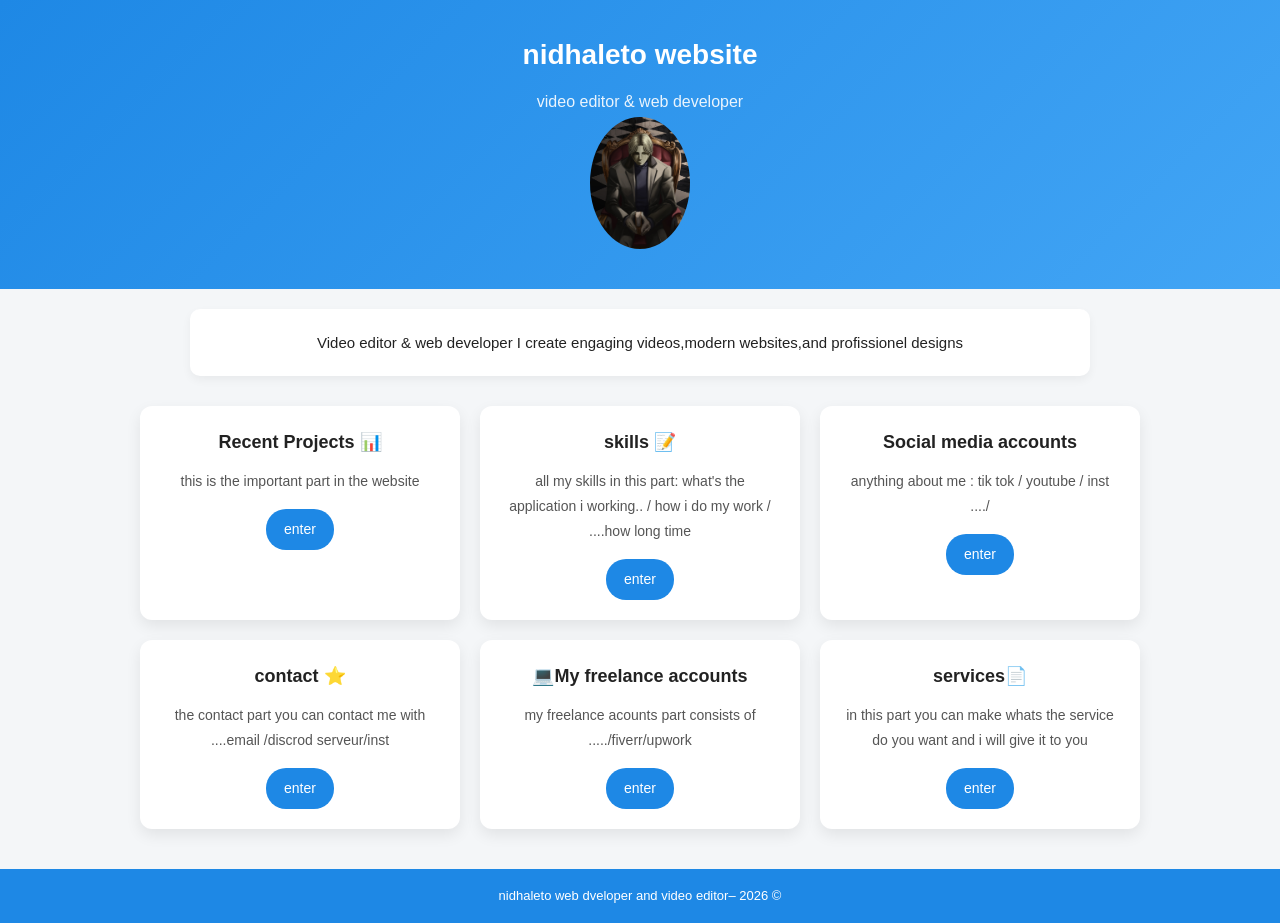
<file: index.html>
<!DOCTYPE html>
<html lang="ar" dir="rtl">
<head>
  <meta charset="UTF-8">
  <title>home</title>
  <meta name="viewport" content="width=device-width, initial-scale=1.0">
  <link rel="stylesheet" href="style.css">
</head>
<body>

  <!-- العنوان -->
  <header class="main-header">
    <h1>nidhaleto website</h1>
    <p>video editor & web developer</p>
     <img src="johanlibert.jpg" alt="">
  </header>

  <!-- مقدمة -->
  <section class="intro">
    <p> Video editor & web developer I create engaging videos,modern websites,and profissionel designs
    </p>
  </section>

  <!-- الأقسام -->
  <main class="sections">

    <div class="card">
      <h2>Social media accounts</h2>
      <p>anything about me : tik tok / youtube / inst /....</p>
      <a href="about.html">enter</a>
    </div>

    <div class="card">
      <h2>📝 skills</h2>
      <p>all my skills in this part: what's the application i working.. / how i do my work / how long time....</p>
      <a href="skills.html">enter</a>
    </div>

    <div class="card">
      <h2>📊 Recent Projects</h2>
      <p>this is the important part in the website </p>
      <a href="exercises.html">enter</a>
    </div>

    <div class="card">
      <h2>📄services</h2>
      <p>in this part you can make whats the service do you want and i will give it to you </p>
      <a href="tests.html">enter</a>
    </div>

    <div class="card">
      <h2>My freelance accounts💻</h2>
      <p>my freelance acounts part consists of fiverr/upwork/.....</p>
      <a href="expression.html">enter</a>
    </div>
    <div class="card">
      <h2>⭐ contact </h2>
      <p>the contact part you can contact me with email /discrod serveur/inst....</p>
      <a href="contact.html">enter</a>
    </div>

  </main>

  <!-- الفوتر -->
  <footer class="footer">
    <p>© 2026 –nidhaleto web dveloper and video editor</p>
  </footer>
<script src="script.js"></script>

</body>
</html>
</file>
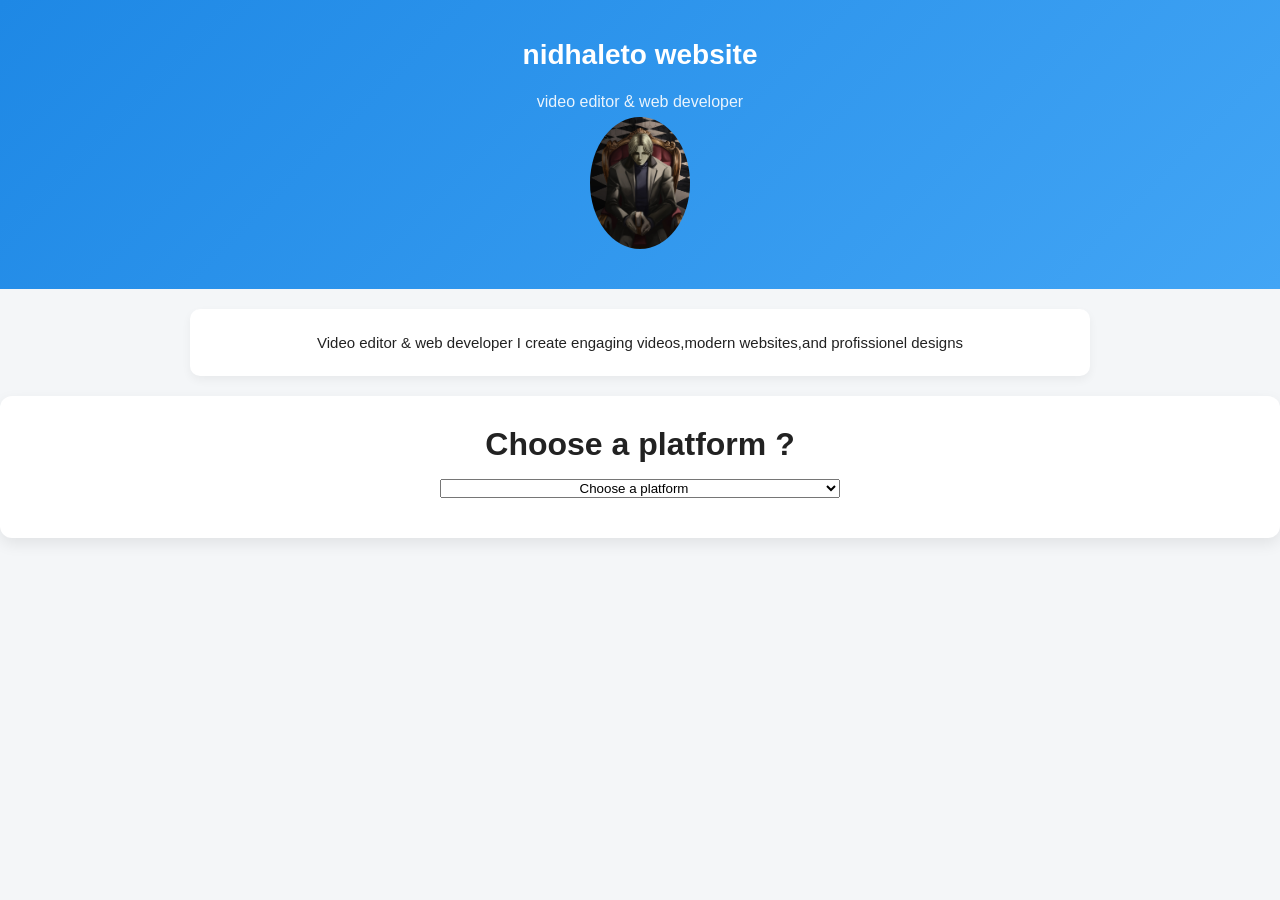
<file: about.html>
<!DOCTYPE html>
<html lang="en">
<head>
    <meta charset="UTF-8">
    <meta name="viewport" content="width=device-width, initial-scale=1.0">
    <title>about</title>
    <link rel="stylesheet" href="style1.css">
</head>
<body>
     <!-- العنوان -->
  <header class="main-header">
    <h1>nidhaleto website</h1>
    <p>video editor & web developer</p>
     <img src="johanlibert.jpg" alt="">
  </header>

  <!-- مقدمة -->
  <section class="intro">
    <p> Video editor & web developer I create engaging videos,modern websites,and profissionel designs
    </p>
  </section>
 <div class="card">
    <h1>Choose a platform ?</h1>

    <select name="CONTACT" id="c">
        <option value="">Choose a platform</option>
        <option value="youtube">YouTube</option>
        <option value="instagram">Instagram</option>
        <option value="tiktok">TikTok</option>
        <option value="discord">Discord</option>
    </select>

    <p id="link"></p>
</div>
    <script src="js2.js"></script>
</body>
</html>
</file>
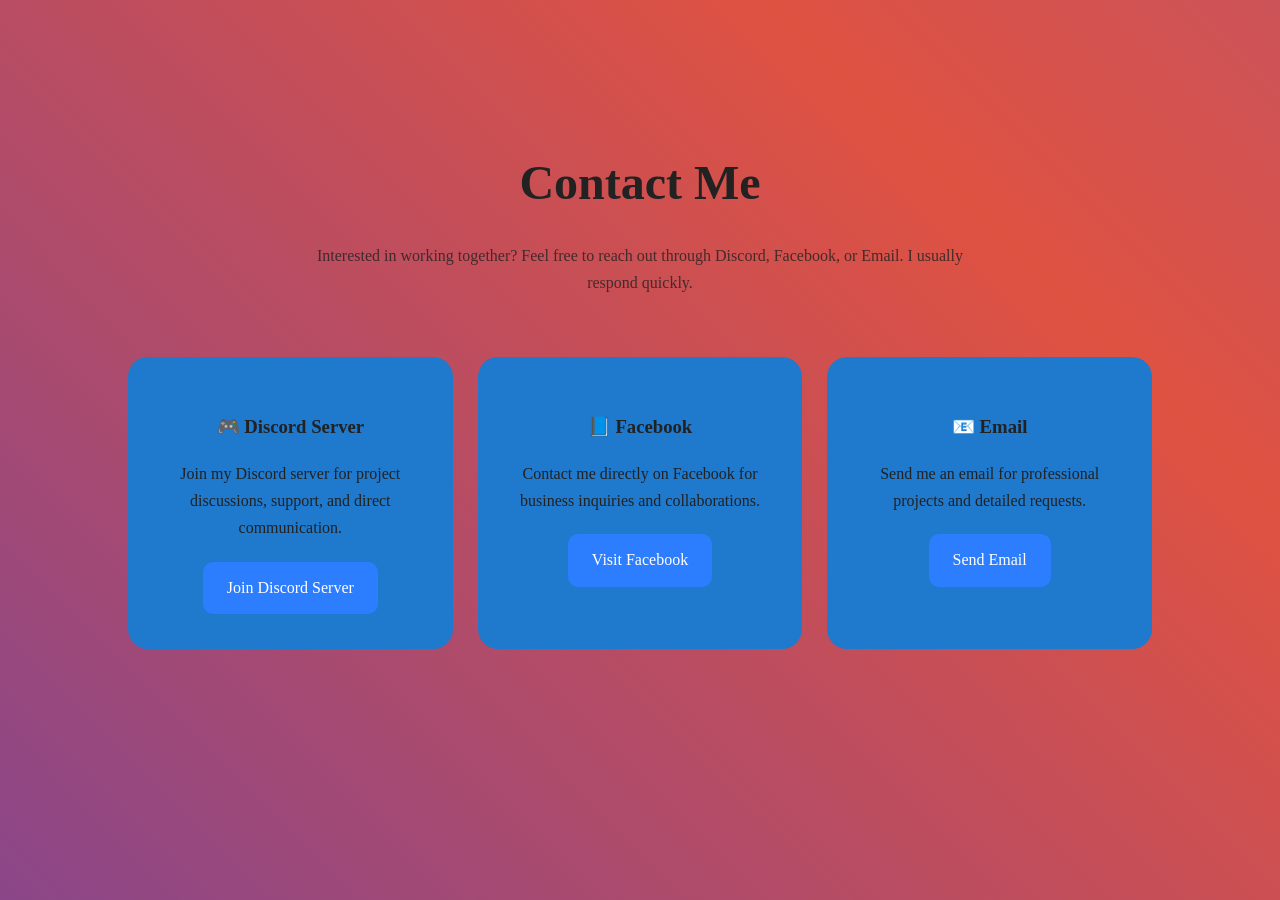
<file: contact.html>
<!DOCTYPE html>
<html lang="en">
<head>
    <meta charset="UTF-8">
    <meta name="viewport" content="width=device-width, initial-scale=1.0">
    <title>Document</title>
    <link rel="stylesheet" href="contact.css">
</head>
<body>
    <section id="contact">

    <div class="contact-header">
        <h2>Contact Me</h2>
        <p>
            Interested in working together? Feel free to reach out through
            Discord, Facebook, or Email. I usually respond quickly.
        </p>
    </div>

    <div class="contact-container">

        <div class="contact-card">
            <h3>🎮 Discord Server</h3>
            <p>
                Join my Discord server for project discussions,
                support, and direct communication.
            </p>
            <a href="https://discord.gg/D8MuEvN2" target="_blank">
                Join Discord Server
            </a>
        </div>

        <div class="contact-card">
            <h3>📘 Facebook</h3>
            <p>
                Contact me directly on Facebook for business inquiries
                and collaborations.
            </p>
            <a href="https://www.facebook.com/share/18hdT2E7zx/" target="_blank">
                Visit Facebook
            </a>
        </div>

        <div class="contact-card">
            <h3>📧 Email</h3>
            <p>
                Send me an email for professional projects and detailed requests.
            </p>
            <a href="mailto:youremail@example.com">
                Send Email
            </a>
        </div>

    </div>

</section>
</body>
</html>
</file>
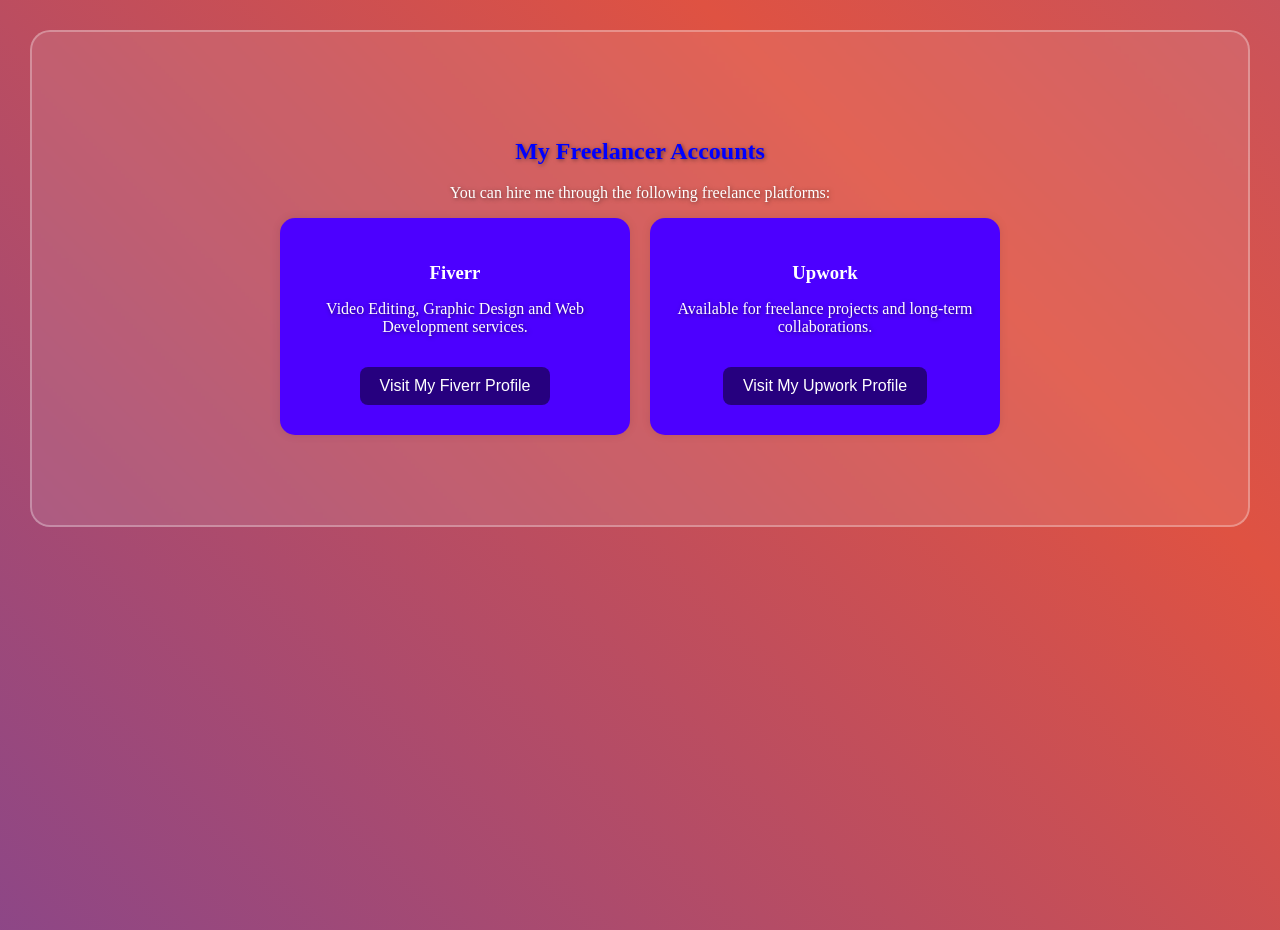
<file: expression.html>
<!DOCTYPE html>
<html lang="en">
<head>
    <meta charset="UTF-8">
    <meta name="viewport" content="width=device-width, initial-scale=1.0">
    <title>Document</title>
    <link rel="stylesheet" href="style accounts.css">
</head>
<body>
    <fieldset>
    <section id="accounts">
    <h2 style="color: blue;
    font-family: Georgia, 'Times New Roman', Times, serif;">My Freelancer Accounts</h2>
    <p>
        You can hire me through the following freelance platforms:
    </p>

    <div class="accounts-container">

        <div class="account-card">
            <h3>Fiverr</h3>
            <p>
                Video Editing, Graphic Design and Web Development services.
            </p>
            <a href="https://www.fiverr.com/nidhaleto?public_mode=true" target="_blank" style="color: white; font-family: 'Franklin Gothic Medium', 'Arial Narrow', Arial, sans-serif;">
                Visit My Fiverr Profile
            </a>
        </div>

        <div class="account-card">
            <h3>Upwork</h3>
            <p>
                Available for freelance projects and long-term collaborations.
            </p>
            <a href="https://www.upwork.com/freelancers/~015bbf9371f2371d98?mp_source=share" target="_blank" style="color: white; font-family: 'Franklin Gothic Medium', 'Arial Narrow', Arial, sans-serif;">
                Visit My Upwork Profile
            </a>
        </div>

    </div>
</section>
</fieldset>
</body>
</html>
</file>
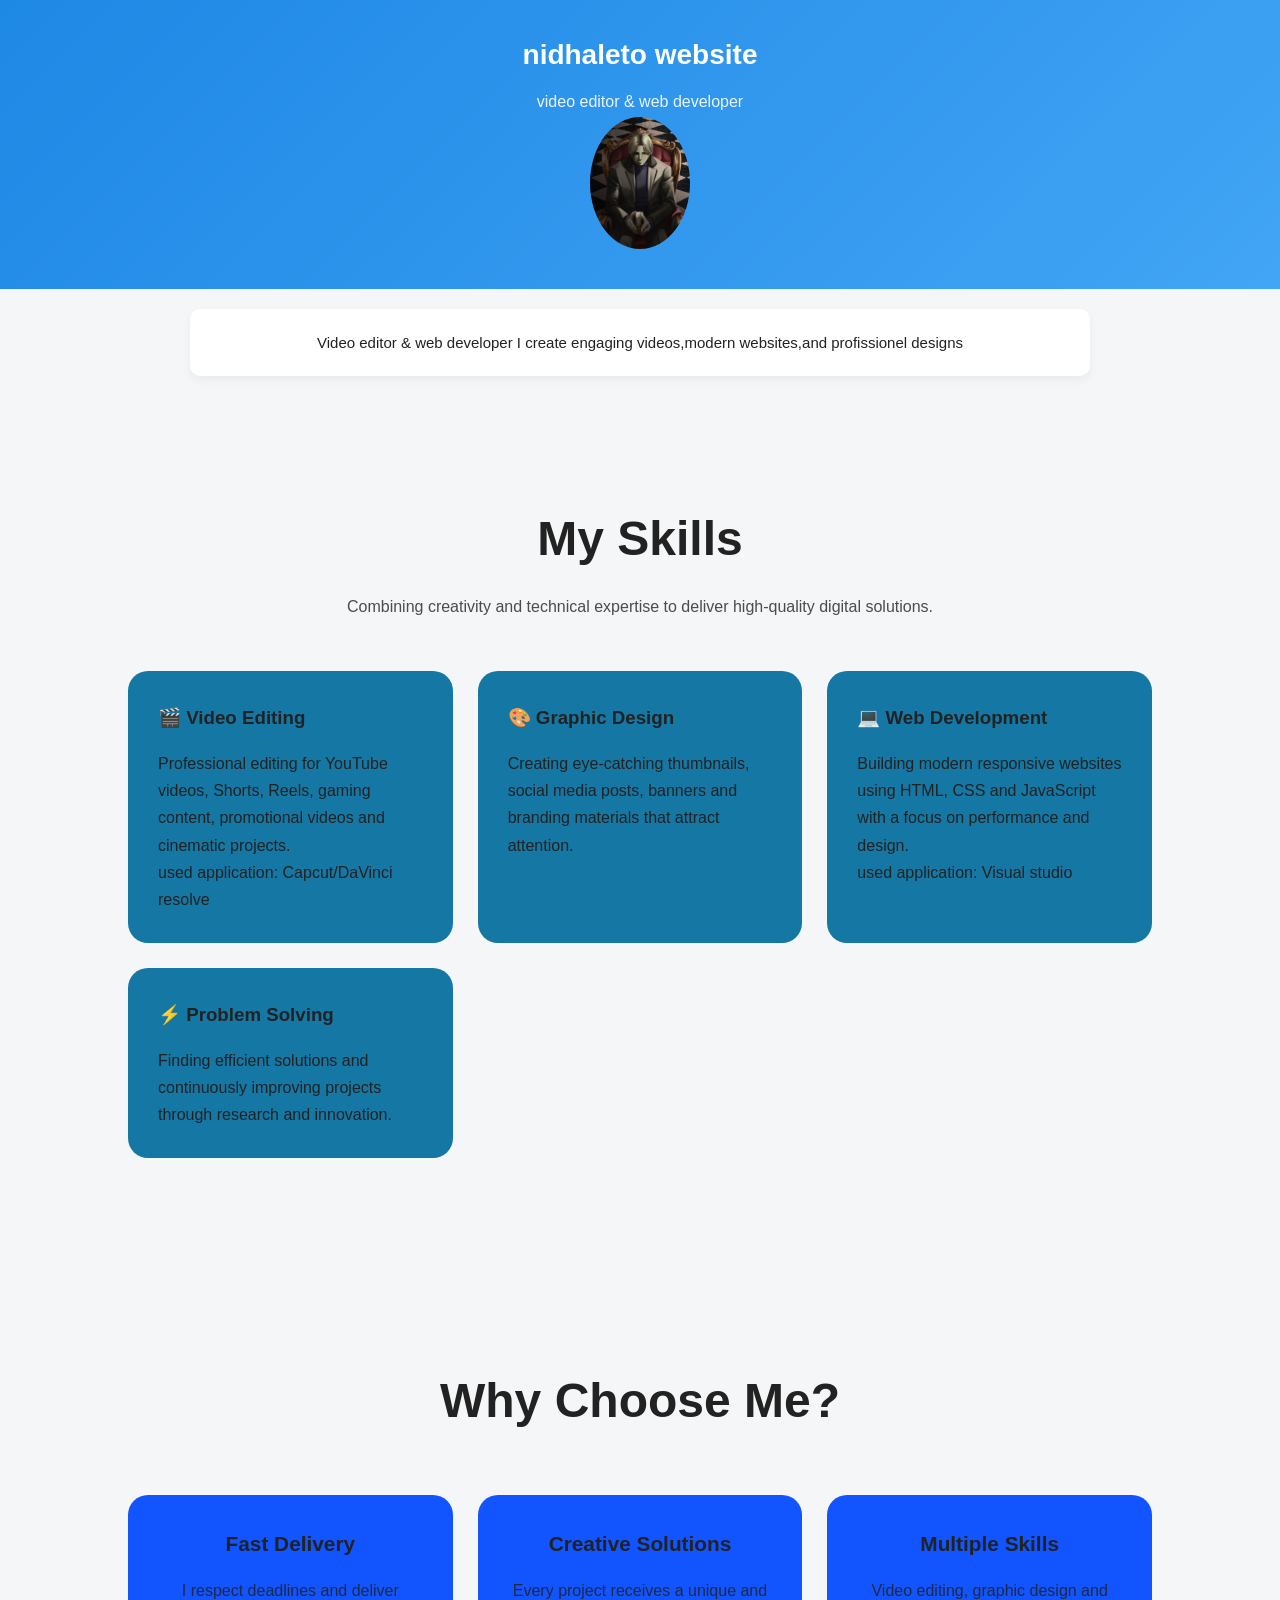
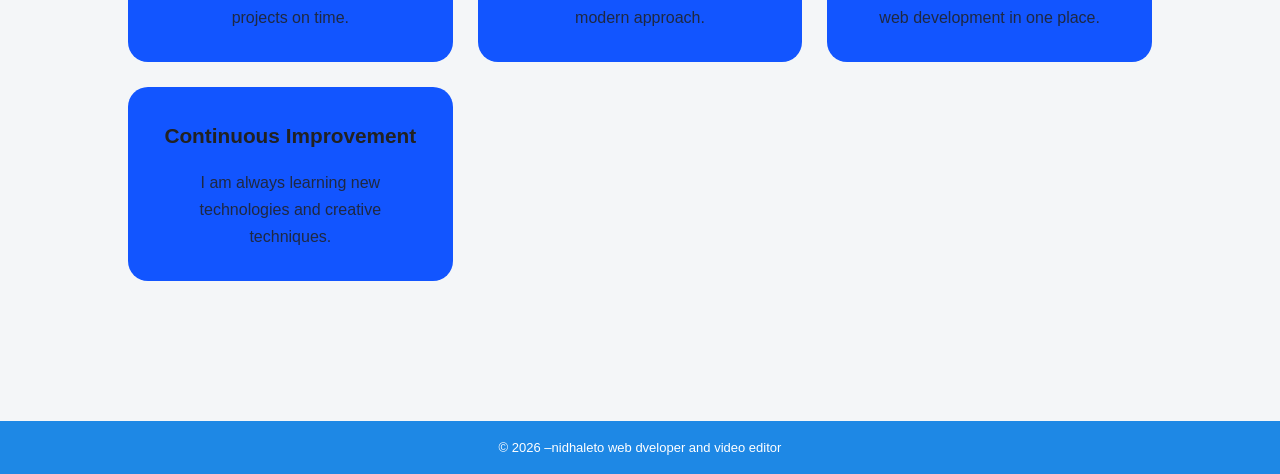
<file: skills.html>
<!DOCTYPE html>
<html lang="en">
<head>
    <meta charset="UTF-8">
    <meta name="viewport" content="width=device-width, initial-scale=1.0">
    <title>Document</title>
    <link rel="stylesheet" href="skills.css">
</head>
 <!-- العنوان -->
  <header class="main-header">
    <h1>nidhaleto website</h1>
    <p>video editor & web developer</p>
     <img src="johanlibert.jpg" alt="">
  </header>

  <!-- مقدمة -->
  <div class="intro">
    <p> Video editor & web developer I create engaging videos,modern websites,and profissionel designs
    </p>
</div>
<body>
    <section id="skills">
    <div class="section-title">
        <h2>My Skills</h2>
        <p>Combining creativity and technical expertise to deliver high-quality digital solutions.</p>
    </div>

    <div class="skills-container">

        <div class="skill-card">
            <h3>🎬 Video Editing</h3>
            <p>
                Professional editing for YouTube videos, Shorts, Reels,
                gaming content, promotional videos and cinematic projects.
                <br>used application: Capcut/DaVinci resolve
            </p>
        </div>

        <div class="skill-card">
            <h3>🎨 Graphic Design</h3>
            <p>
                Creating eye-catching thumbnails, social media posts,
                banners and branding materials that attract attention.
            </p>
        </div>

        <div class="skill-card">
            <h3>💻 Web Development</h3>
            <p>
                Building modern responsive websites using HTML, CSS and
                JavaScript with a focus on performance and design.
                <br>used application: Visual studio
            </p>
        </div>

        <div class="skill-card">
            <h3>⚡ Problem Solving</h3>
            <p>
                Finding efficient solutions and continuously improving
                projects through research and innovation.
            </p>
        </div>

    </div>
</section>
<section id="why-me">
    <h2>Why Choose Me?</h2>

    <div class="reasons">

        <div class="reason">
            <h3>Fast Delivery</h3>
            <p>I respect deadlines and deliver projects on time.</p>
        </div>

        <div class="reason">
            <h3>Creative Solutions</h3>
            <p>Every project receives a unique and modern approach.</p>
        </div>

        <div class="reason">
            <h3>Multiple Skills</h3>
            <p>Video editing, graphic design and web development in one place.</p>
        </div>

        <div class="reason">
            <h3>Continuous Improvement</h3>
            <p>I am always learning new technologies and creative techniques.</p>
        </div>

    </div>
</section>
  <!-- الفوتر -->
  <footer class="footer">
    <p>© 2026 –nidhaleto web dveloper and video editor</p>
  </footer>
<script src="script.js"></script>
</body>
</html>
</file>
<file: style.css>
/* إعدادات عامة */
* {
  box-sizing: border-box;
  margin: 0;
  padding: 0;
  font-family: "Tahoma", Arial, sans-serif;
}

body {
  background-color: #f4f6f8;
  color: #222;
  line-height: 1.8;
}

/* الهيدر */
.main-header {
  background: linear-gradient(135deg, #1e88e5, #42a5f5);
  color: white;
  text-align: center;
  padding: 30px 15px;
}

.main-header h1 {
  font-size: 28px;
  margin-bottom: 8px;
}

.main-header p {
  font-size: 16px;
  opacity: 0.9;
}

/* المقدمة */
.intro {
  background-color: white;
  margin: 20px auto;
  padding: 20px;
  width: 90%;
  max-width: 900px;
  border-radius: 10px;
  box-shadow: 0 4px 10px rgba(0, 0, 0, 0.05);
  font-size: 15px;
  text-align: center;
}

/* الأقسام */
.sections {
  display: grid;
  grid-template-columns: repeat(auto-fit, minmax(240px, 1fr));
  gap: 20px;
  width: 90%;
  max-width: 1000px;
  margin: 30px auto;
}

/* البطاقة */
.card {
  background-color: white;
  padding: 20px;
  border-radius: 12px;
  text-align: center;
  box-shadow: 0 6px 15px rgba(0, 0, 0, 0.08);
  transition: transform 0.3s ease, box-shadow 0.3s ease;
}

.card:hover {
  transform: translateY(-6px);
  box-shadow: 0 10px 25px rgba(0, 0, 0, 0.15);
}

.card h2 {
  font-size: 18px;
  margin-bottom: 10px;
}

.card p {
  font-size: 14px;
  margin-bottom: 15px;
  color: #555;
}

/* زر الدخول */
.card a {
  display: inline-block;
  text-decoration: none;
  background-color: #1e88e5;
  color: white;
  padding: 8px 18px;
  border-radius: 20px;
  font-size: 14px;
  transition: background-color 0.3s ease;
}

.card a:hover {
  background-color: #1565c0;
}

/* الفوتر */
.footer {
  text-align: center;
  padding: 15px;
  background-color: #1e88e5;
  color: white;
  font-size: 13px;
  margin-top: 40px;
}

/* استجابة للهاتف */
@media (max-width: 600px) {
  .main-header h1 {
    font-size: 22px;
  }

  .card h2 {
    font-size: 16px;
  }
}
/* تأثير الضغط على الهاتف */
.card.active {
  transform: scale(0.97);
}
img{
    border-radius: 50%;
    width: 100px;
}
</file>
<file: style1.css>
/* إعدادات عامة */
* {
  box-sizing: border-box;
  margin: 0;
  padding: 0;
  font-family: "Tahoma", Arial, sans-serif;
}

body {
  background-color: #f4f6f8;
  color: #222;
  line-height: 1.8;
}

/* الهيدر */
.main-header {
  background: linear-gradient(135deg, #1e88e5, #42a5f5);
  color: white;
  text-align: center;
  padding: 30px 15px;
}

.main-header h1 {
  font-size: 28px;
  margin-bottom: 8px;
}

.main-header p {
  font-size: 16px;
  opacity: 0.9;
}

/* المقدمة */
.intro {
  background-color: white;
  margin: 20px auto;
  padding: 20px;
  width: 90%;
  max-width: 900px;
  border-radius: 10px;
  box-shadow: 0 4px 10px rgba(0, 0, 0, 0.05);
  font-size: 15px;
  text-align: center;
}

/* الأقسام */
.sections {
  display: grid;
  grid-template-columns: repeat(auto-fit, minmax(240px, 1fr));
  gap: 20px;
  width: 90%;
  max-width: 1000px;
  margin: 30px auto;
}

/* البطاقة */
.card {
  background-color: white;
  padding: 20px;
  border-radius: 12px;
  text-align: center;
  box-shadow: 0 6px 15px rgba(0, 0, 0, 0.08);
  transition: transform 0.3s ease, box-shadow 0.3s ease;
}

.card:hover {
  transform: translateY(-6px);
  box-shadow: 0 10px 25px rgba(0, 0, 0, 0.15);
}

.card h2 {
  font-size: 18px;
  margin-bottom: 10px;
}

.card p {
  font-size: 14px;
  margin-bottom: 15px;
  color: #555;
}

/* زر الدخول */
.card a {
  display: inline-block;
  text-decoration: none;
  background-color: #1e88e5;
  color: white;
  padding: 8px 18px;
  border-radius: 20px;
  font-size: 14px;
  transition: background-color 0.3s ease;
}

.card a:hover {
  background-color: #1565c0;
}
#c{
  width: 400px;
  text-align: center;
}

/* الفوتر */
.footer {
  text-align: center;
  padding: 15px;
  background-color: #1e88e5;
  color: white;
  font-size: 13px;
  margin-top: 40px;
}

/* استجابة للهاتف */
@media (max-width: 600px) {
  .main-header h1 {
    font-size: 22px;
  }

  .card h2 {
    font-size: 16px;
  }
}
/* تأثير الضغط على الهاتف */
.card.active {
  transform: scale(0.97);
}
img{
    border-radius: 50%;
    width: 100px;
}
#C{
    width: 300px;
    font-family: 'Segoe UI', Tahoma, Geneva, Verdana, sans-serif;
}
</file>
<file: contact.css>
#contact{
    padding:100px 10%;
    text-align:center;
}

.contact-header{
    max-width:700px;
    margin:auto;
    margin-bottom:60px;
}

.contact-header h2{
    font-size:3rem;
    margin-bottom:15px;
}

.contact-header p{
    line-height:1.7;
    opacity:.8;
}

.contact-container{
    display:grid;
    grid-template-columns:repeat(auto-fit,minmax(280px,1fr));
    gap:25px;
}

.contact-card{
    background:#1f79cd;
    padding:35px;
    border-radius:20px;
    transition:.3s;
}

.contact-card:hover{
    transform:translateY(-10px);
}

.contact-card h3{
    margin-bottom:15px;
}

.contact-card p{
    line-height:1.7;
    margin-bottom:20px;
}

.contact-card a{
    display:inline-block;
    padding:12px 24px;
    border-radius:10px;
    text-decoration:none;
    color:white;
    background:#2d7dff;
    transition:.3s;
}

.contact-card a:hover{
    transform:scale(1.05);
}
body {
  background-color: #f4f6f8;
  color: #222;
  line-height: 1.8;
}

/* الهيدر */
body {
    font-family: Georgia, 'Times New Roman', Times, serif;
    margin: 0;
    padding: 0;
    min-height: 100vh;
    
    /* التدرج اللوني */
    background: linear-gradient(45deg, #0133fc, #df5242, #3e5bff);
    background-size: 400% 400%;
    
    /* الحركة الخفيفة */
    animation: gentleGradientMove 12s ease infinite;
}
@keyframes gentleGradientMove {
    0% {
        background-position: 0% 50%;
    }
    50% {
        background-position: 100% 50%;
    }
    100% {
        background-position: 0% 50%;
    }
}


.main-header h1 {
  font-size: 28px;
  margin-bottom: 8px;
}

.main-header p {
  font-size: 16px;
  opacity: 0.9;
}

/* المقدمة */
.intro {
  background-color: white;
  margin: 20px auto;
  padding: 20px;
  width: 90%;
  max-width: 900px;
  border-radius: 10px;
  box-shadow: 0 4px 10px rgba(0, 0, 0, 0.05);
  font-size: 15px;
  text-align: center;
}

/* الأقسام */
.sections {
  display: grid;
  grid-template-columns: repeat(auto-fit, minmax(240px, 1fr));
  gap: 20px;
  width: 90%;
  max-width: 1000px;
  margin: 30px auto;
}

/* استجابة للهاتف */
@media (max-width: 600px) {
  .main-header h1 {
    font-size: 22px;
  }

  .card h2 {
    font-size: 16px;
  }
}
/* تأثير الضغط على الهاتف */
.card.active {
  transform: scale(0.97);
}
img{
    border-radius: 50%;
    width: 100px;
}
</file>
<file: style accounts.css>
#accounts{
    padding: 80px 10%;
    text-align: center;
}

.accounts-container{
    display:flex;
    gap:20px;
    justify-content:center;
    flex-wrap:wrap;
}

.account-card{
    width:300px;
    padding:25px;
    border-radius:15px;
    background:#4c00ff;
    color: white;
    box-shadow:0 0 10px rgba(4, 4, 4, 0.1);
}

.account-card h3{
    margin-bottom:10px;
}

.account-card a{
    display:inline-block;
    margin-top:15px;
    text-decoration:none;
    padding:10px 20px;
    border-radius:8px;
}
/* comments*/
/* الخلفية المتدرجة مع الحركة الخفيفة */
body {
    font-family: Georgia, 'Times New Roman', Times, serif;
    margin: 0;
    padding: 0;
    min-height: 100vh;
    
    /* التدرج اللوني */
    background: linear-gradient(45deg, #0133fc, #df5242, #3e5bff);
    background-size: 400% 400%;
    
    /* الحركة الخفيفة */
    animation: gentleGradientMove 12s ease infinite;
}

/* حركة التدرج */
@keyframes gentleGradientMove {
    0% {
        background-position: 0% 50%;
    }
    50% {
        background-position: 100% 50%;
    }
    100% {
        background-position: 0% 50%;
    }
}

/* تنسيق الحقل (fieldset) ليكون واضحاً على الخلفية */
fieldset {
    background-color: rgba(255, 255, 255, 0.1);
    backdrop-filter: blur(2px);
    border-radius: 20px;
    margin: 30px;
    border: 2px solid rgba(255, 255, 255, 0.3);
}

/* تحسين ظهور النصوص */
#accounts h2, #accounts p, .account-container h3, .account-container p {
    color: white;
    text-shadow: 1px 1px 4px rgba(0, 0, 0, 0.5);
}

/* تنسيق الروابط */
a {
    background-color: rgba(0, 0, 0, 0.5);
    padding: 8px 15px;
    border-radius: 25px;
    text-decoration: none;
    display: inline-block;
    margin: 5px;
    transition: all 0.3s ease;
}

a:hover {
    background-color: rgba(0, 0, 0, 0.8);
    transform: scale(1.05);
}

/* تنسيق الحاوية */
.account-container {
    background-color: rgba(0, 0, 0, 0.3);
    padding: 20px;
    border-radius: 15px;
    margin-top: 15px;
}
</file>
<file: skills.css>
#skills{
    padding:100px 10%;
}

.section-title{
    text-align:center;
    margin-bottom:50px;
}

.section-title h2{
    font-size:3rem;
    margin-bottom:10px;
}

.section-title p{
    max-width:700px;
    margin:auto;
    opacity:.8;
}

.skills-container{
    display:grid;
    grid-template-columns:repeat(auto-fit,minmax(280px,1fr));
    gap:25px;
}

.skill-card{
    background:#1577a4;
    padding:30px;
    border-radius:20px;
    transition:.3s;
}

.skill-card:hover{
    transform:translateY(-10px);
}

.skill-card h3{
    margin-bottom:15px;
}

.skill-card p{
    line-height:1.7;
}
#why-me{
    padding:100px 10%;
    text-align:center;
}

#why-me h2{
    font-size:3rem;
    margin-bottom:50px;
}

.reasons{
    display:grid;
    grid-template-columns:repeat(auto-fit,minmax(250px,1fr));
    gap:25px;
}

.reason{
    background:#1255ff;
    padding:30px;
    border-radius:20px;
    transition:0.3s ease;
    cursor:pointer;
}

.reason:hover{
    transform:translateY(-10px);
    box-shadow:0 10px 30px rgba(0, 170, 243, 0.3);
}

.reason h3{
    margin-bottom:15px;
    font-size:1.3rem;
}

.reason p{
    line-height:1.7;
    opacity:0.85;
}

/* إعدادات عامة */
* {
  box-sizing: border-box;
  margin: 0;
  padding: 0;
  font-family: "Tahoma", Arial, sans-serif;
}

body {
  background-color: #f4f6f8;
  color: #222;
  line-height: 1.8;
}

/* الهيدر */
.main-header {
  background: linear-gradient(135deg, #1e88e5, #42a5f5);
  color: white;
  text-align: center;
  padding: 30px 15px;
}

.main-header h1 {
  font-size: 28px;
  margin-bottom: 8px;
}

.main-header p {
  font-size: 16px;
  opacity: 0.9;
}

/* المقدمة */
.intro {
  background-color: white;
  margin: 20px auto;
  padding: 20px;
  width: 90%;
  max-width: 900px;
  border-radius: 10px;
  box-shadow: 0 4px 10px rgba(0, 0, 0, 0.05);
  font-size: 15px;
  text-align: center;
}

/* الأقسام */
.sections {
  display: grid;
  grid-template-columns: repeat(auto-fit, minmax(240px, 1fr));
  gap: 20px;
  width: 90%;
  max-width: 1000px;
  margin: 30px auto;
}

/* البطاقة */
.card {
  background-color: white;
  padding: 20px;
  border-radius: 12px;
  text-align: center;
  box-shadow: 0 6px 15px rgba(0, 0, 0, 0.08);
  transition: transform 0.3s ease, box-shadow 0.3s ease;
}

.card:hover {
  transform: translateY(-6px);
  box-shadow: 0 10px 25px rgba(0, 0, 0, 0.15);
}

.card h2 {
  font-size: 18px;
  margin-bottom: 10px;
}

.card p {
  font-size: 14px;
  margin-bottom: 15px;
  color: #555;
}



/* الفوتر */
.footer {
  text-align: center;
  padding: 15px;
  background-color: #1e88e5;
  color: white;
  font-size: 13px;
  margin-top: 40px;
}

/* استجابة للهاتف */
@media (max-width: 600px) {
  .main-header h1 {
    font-size: 22px;
  }

  .card h2 {
    font-size: 16px;
  }
}
/* تأثير الضغط على الهاتف */
.card.active {
  transform: scale(0.97);
}
img{
    border-radius: 50%;
    width: 100px;
}
</file>
